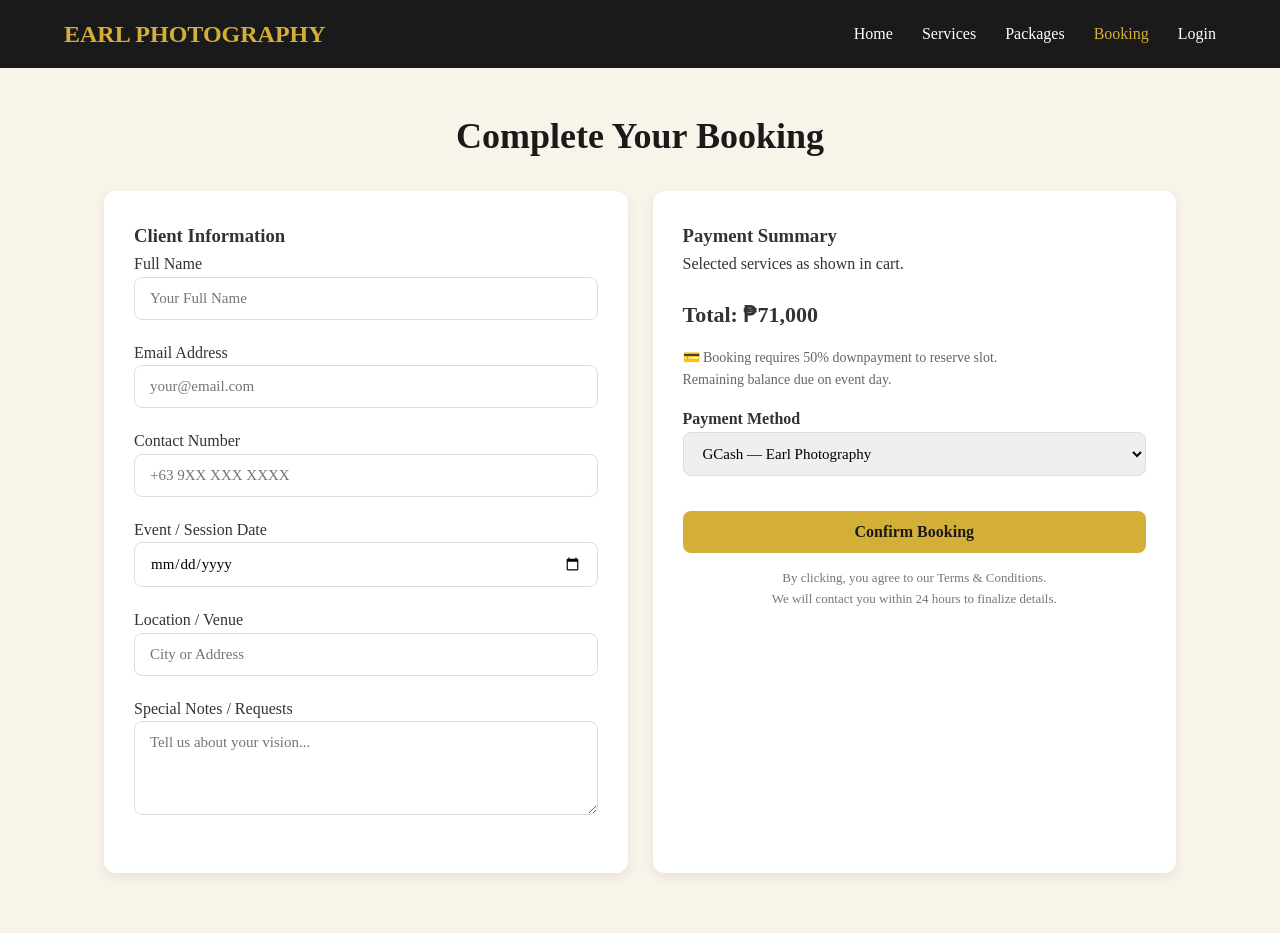
<file: booking.html>
<!DOCTYPE html>
<html lang="en">
<head>
    <meta charset="UTF-8">
    <meta name="viewport" content="width=device-width, initial-scale=1.0">
    <title>Checkout | EARL PHOTOGRAPHY</title>
    <link rel="stylesheet" href="styles.css">
</head>
<body>
    <nav>
        <a href="index.html" class="logo">EARL PHOTOGRAPHY</a>
        <div class="nav-links">
            <a href="index.html">Home</a>
            <a href="services.html">Services</a>
            <a href="packages.html">Packages</a>
            <a href="booking.html" class="active">Booking</a>
            <a href="login.html">Login</a>
        </div>
    </nav>

    <div class="container">
        <h1>Complete Your Booking</h1>

        <div class="grid-2">
            <div class="card">
                <h3>Client Information</h3>
                <form>
                    <label>Full Name</label>
                    <input type="text" placeholder="Your Full Name" required>

                    <label>Email Address</label>
                    <input type="email" placeholder="your@email.com" required>

                    <label>Contact Number</label>
                    <input type="tel" placeholder="+63 9XX XXX XXXX" required>

                    <label>Event / Session Date</label>
                    <input type="date" required>

                    <label>Location / Venue</label>
                    <input type="text" placeholder="City or Address" required>

                    <label>Special Notes / Requests</label>
                    <textarea rows="4" placeholder="Tell us about your vision..."></textarea>
                </form>
            </div>

            <div class="card">
                <h3>Payment Summary</h3>
                <p>Selected services as shown in cart.</p>
                <p class="total" style="border:none; text-align:left; padding:0;">Total: ₱71,000</p>
                <p style="color:#666; font-size:14px; margin:15px 0;">
                    💳 Booking requires 50% downpayment to reserve slot.<br>
                    Remaining balance due on event day.
                </p>

                <h4>Payment Method</h4>
                <select>
                    <option>GCash — Earl Photography</option>
                    <option>Bank Transfer</option>
                    <option>Cash / On-site Payment</option>
                </select>

                <button type="submit" class="btn" style="margin-top:15px;">Confirm Booking</button>
                <p style="font-size:13px; color:#777; margin-top:15px; text-align:center;">
                    By clicking, you agree to our Terms & Conditions.<br>
                    We will contact you within 24 hours to finalize details.
                </p>
            </div>
        </div>
    </div>
</body>
</html>
</file>
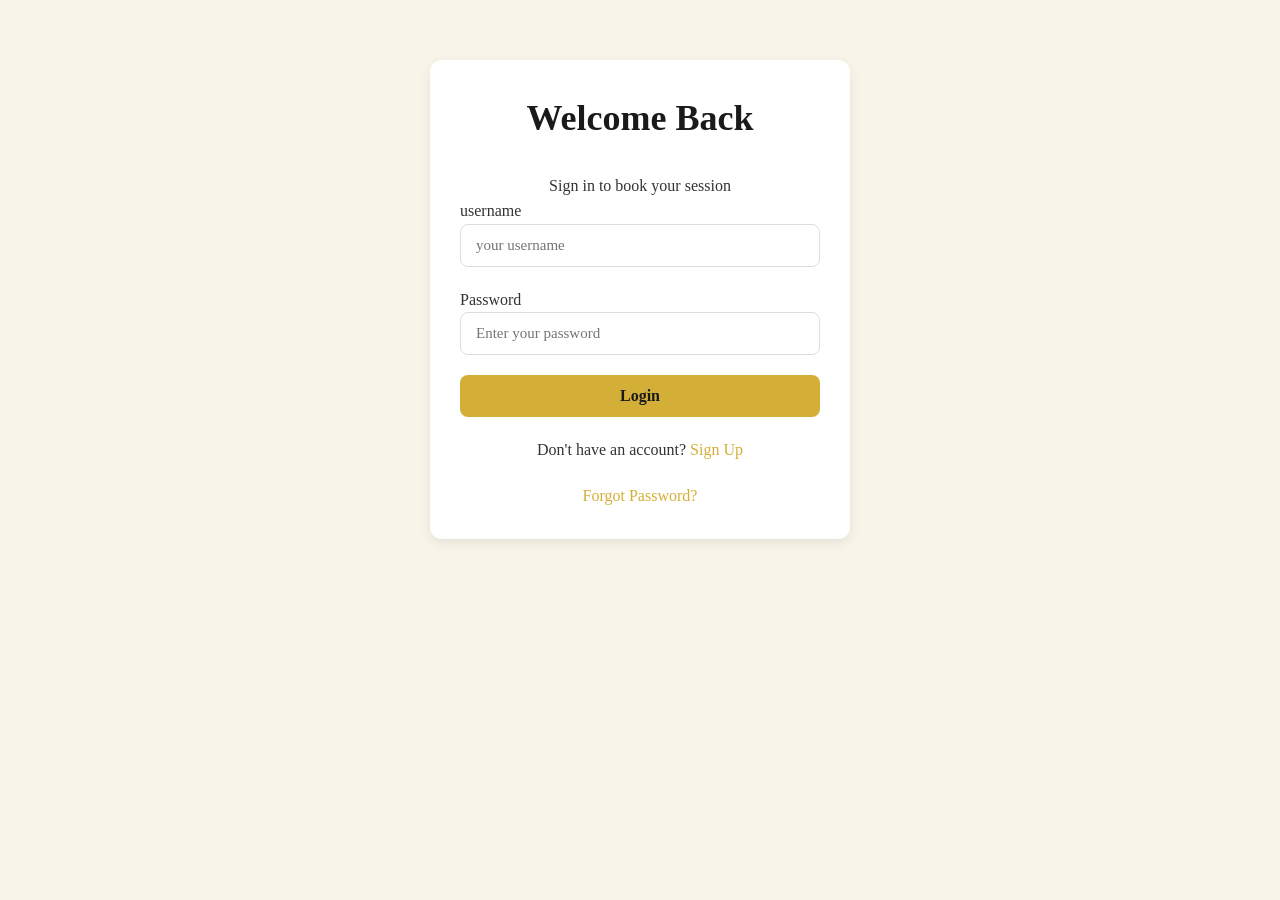
<file: login.html>
<!DOCTYPE html>
<html lang="en">
<head>
    <meta charset="UTF-8">
    <meta name="viewport" content="width=device-width, initial-scale=1.0">
    <title>Login | EARL PHOTOGRAPHY</title>
    <link rel="stylesheet" href="styles.css">


</head>
<body>
    <div class="auth-box card">
        <h1>Welcome Back</h1>
        <p>Sign in to book your session</p>
    
        <form action="index.html" method="GET">
            <label>username</label>
            <input type="username" placeholder="your username" required>
            
            <label>Password</label>
            <input type="password" placeholder="Enter your password" required>
            
            <button type="submit" class="btn">Login</button>
        </form>
        
        <p>Don't have an account? <a href="#">Sign Up</a></p>
        <p><a href="#">Forgot Password?</a></p>
    </div>
</body>
</html>
</file>
<file: styles.css>
/* =============================================
   EARL PHOTOGRAPHY — External Styles
============================================= */

/* ---------- GLOBAL / SHARED STYLES (All Pages) ---------- */
* {
    margin: 0;
    padding: 0;
    box-sizing: border-box;
    font-family: 'Segoe UI', Georgia, serif;
}

:root {
    --black: #1A1A1A;
    --gold: #D4AF37;
    --cream: #F8F4E9;
    --white: #FFFFFF;
    --dark-gray: #333333;
}

body {
    background: var(--cream);
    color: var(--dark-gray);
    line-height: 1.6;
}

/* Navigation — appears on ALL pages */
nav {
    background: var(--black);
    padding: 15px 5%;
    display: flex;
    justify-content: space-between;
    align-items: center;
    position: sticky;
    top: 0;
    z-index: 100;
}

nav .logo {
    color: var(--gold);
    font-size: 24px;
    font-weight: bold;
    text-decoration: none;
}

nav .nav-links a {
    color: var(--white);
    text-decoration: none;
    margin-left: 25px;
    transition: color 0.3s;
}

nav .nav-links a:hover,
nav .nav-links a.active {
    color: var(--gold);
}

/* Container — shared page width & spacing */
.container {
    max-width: 1200px;
    margin: 0 auto;
    padding: 40px 5%;
}

/* Headings — shared across all pages */
h1, h2 {
    color: var(--black);
    margin-bottom: 25px;
    text-align: center;
}
h1 { font-size: 36px; }
h2 { font-size: 28px; }

/* Cards — used on Services, Packages, Booking */
.card {
    background: var(--white);
    padding: 30px;
    border-radius: 12px;
    box-shadow: 0 4px 12px rgba(0,0,0,0.08);
    margin-bottom: 20px;
}

/* Buttons — used everywhere */
.btn {
    display: inline-block;
    padding: 12px 30px;
    background: var(--gold);
    color: var(--black);
    border: none;
    border-radius: 8px;
    font-size: 16px;
    font-weight: 600;
    cursor: pointer;
    text-decoration: none;
    transition: transform 0.2s, box-shadow 0.2s;
    width: 100%;
    text-align: center;
}
.btn:hover {
    transform: translateY(-2px);
    box-shadow: 0 6px 15px rgba(212,175,55,0.35);
}
.btn-outline {
    background: transparent;
    border: 2px solid var(--gold);
    color: var(--gold);
}
.btn-outline:hover {
    background: var(--gold);
    color: var(--black);
}

/* Form Inputs — Login & Booking */
input, select, textarea {
    width: 100%;
    padding: 12px 15px;
    margin-bottom: 20px;
    border: 1px solid #ddd;
    border-radius: 8px;
    font-size: 15px;
}
input:focus, select:focus {
    outline: none;
    border-color: var(--gold);
    box-shadow: 0 0 0 3px rgba(212,175,55,0.2);
}

/* Grid Layout — Services page */
.grid-2 {
    display: grid;
    grid-template-columns: repeat(auto-fit, minmax(280px, 1fr));
    gap: 25px;
}

/* ---------------------------------------------------
   PAGE 1: LOGIN PAGE
--------------------------------------------------- */
.auth-box {
    max-width: 420px;
    margin: 60px auto;
}
.auth-box p {
    text-align: center;
    margin-top: 20px;
}
.auth-box a {
    color: var(--gold);
    text-decoration: none;
}
.image-logo section {
    text-align: center;
    width: 10px;
    height: 10px;
}


/* ---------------------------------------------------
   PAGE 2: HOME PAGE
--------------------------------------------------- */
.hero {
    background: linear-gradient(rgba(0,0,0,0.6), rgba(0,0,0,0.6)), url('');
    background-color: #333;
    color: white;
    padding: 5px 5%;
    text-align: center;
}
.hero h1 {
    color: var(--gold);
    font-size: 48px;
}
.hero p {
    font-size: 20px;
    max-width: 700px;
    margin: 0 auto 0%;
}

/* ---------- SEARCH BAR ---------- */
.search-bar {
    display: flex;
    align-items: center;
    background: #2a2a2a;
    border-radius: 25px;
    padding: 5px 12px;
    margin-right: 20px;
}

.search-bar input {
    background: transparent;
    border: none;
    color: var(--white);
    padding: 8px 12px;
    font-size: 15px;
    width: 200px;
    outline: none;
    box-shadow: none;
}

.search-bar input::placeholder {
    color: #aaa;
}

.search-btn {
    background: transparent;
    border: none;
    color: var(--gold);
    font-size: 16px;
    cursor: pointer;
    padding: 5px;
}

.search-btn:hover {
    transform: scale(1.1);
}


.video-section {
    text-align: center;
    padding: 30px 20px;
    background-color: #f8f1e7;
}

.video-section h2 {
    font-size: 32px;
    margin-bottom: 10px;
    color: #4b2e1e;
}

.video-section p {
    font-size: 16px;
    color: #6b5142;
    margin-bottom: 30px;
}

.video-container {
    width: 50%;
    max-width: 1000px;
    margin: auto;
    overflow: hidden;
    box-shadow: 0 10px 30px rgba(0, 0, 0, 0.2);
}

.video-container video {
    display: block;
    width: 100%;
    height: auto;
}

/* ---------------------------------------------------
   PAGE 3: SERVICES PAGE
   → Uses: .card, .grid-2, .btn (from Shared)
--------------------------------------------------- */
/* (all styles already grouped above in Shared) */

/* ---------------------------------------------------
   PAGE 4: PACKAGES PAGE
--------------------------------------------------- */
.cart-item {
    display: flex;
    justify-content: space-between;
    align-items: center;
    padding: 15px 0;
    border-bottom: 1px solid #eee;
}
.price {
    font-weight: bold;
    color: var(--gold);
    font-size: 18px;
}

/* ---------------------------------------------------
   PAGE 5: BOOKING PAGE
--------------------------------------------------- */
.total {
    text-align: right;
    font-size: 22px;
    font-weight: bold;
    margin-top: 20px;
    padding-top: 15px;
    border-top: 2px solid var(--gold);
}
</file>
